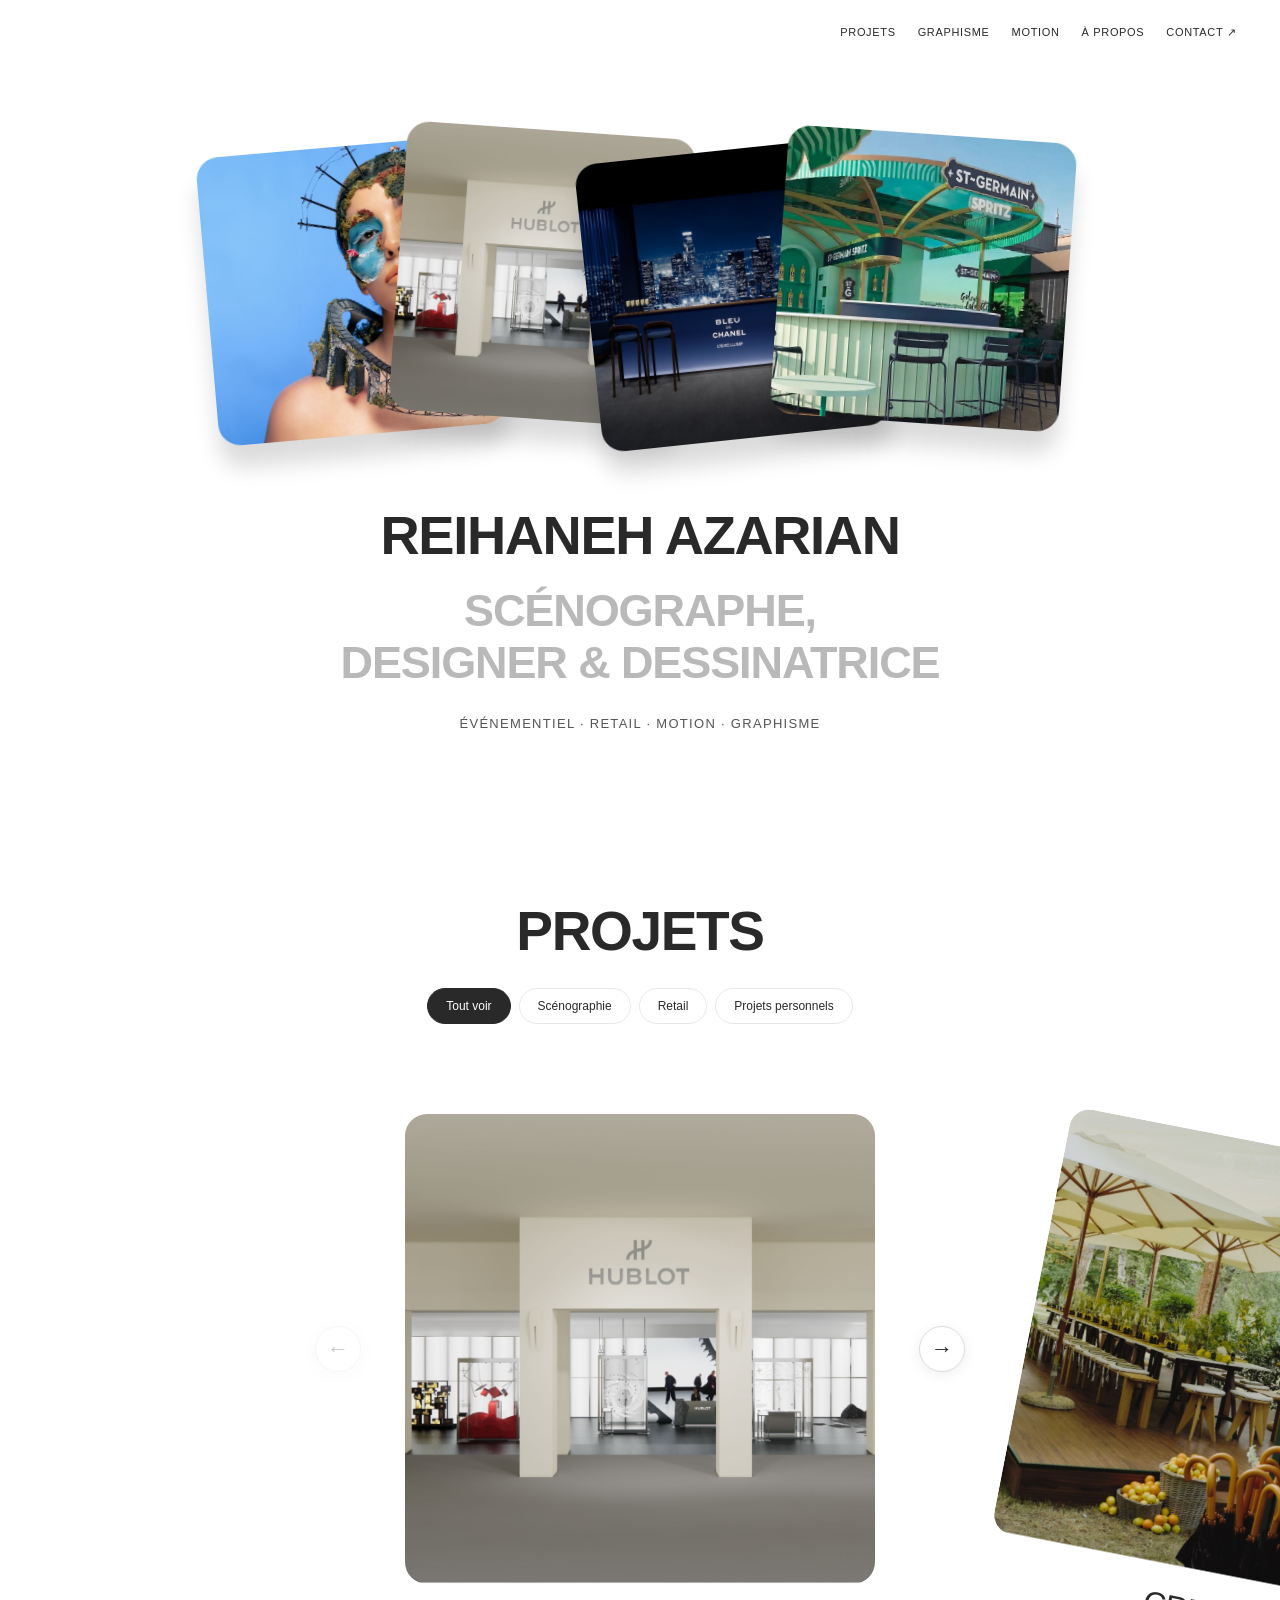
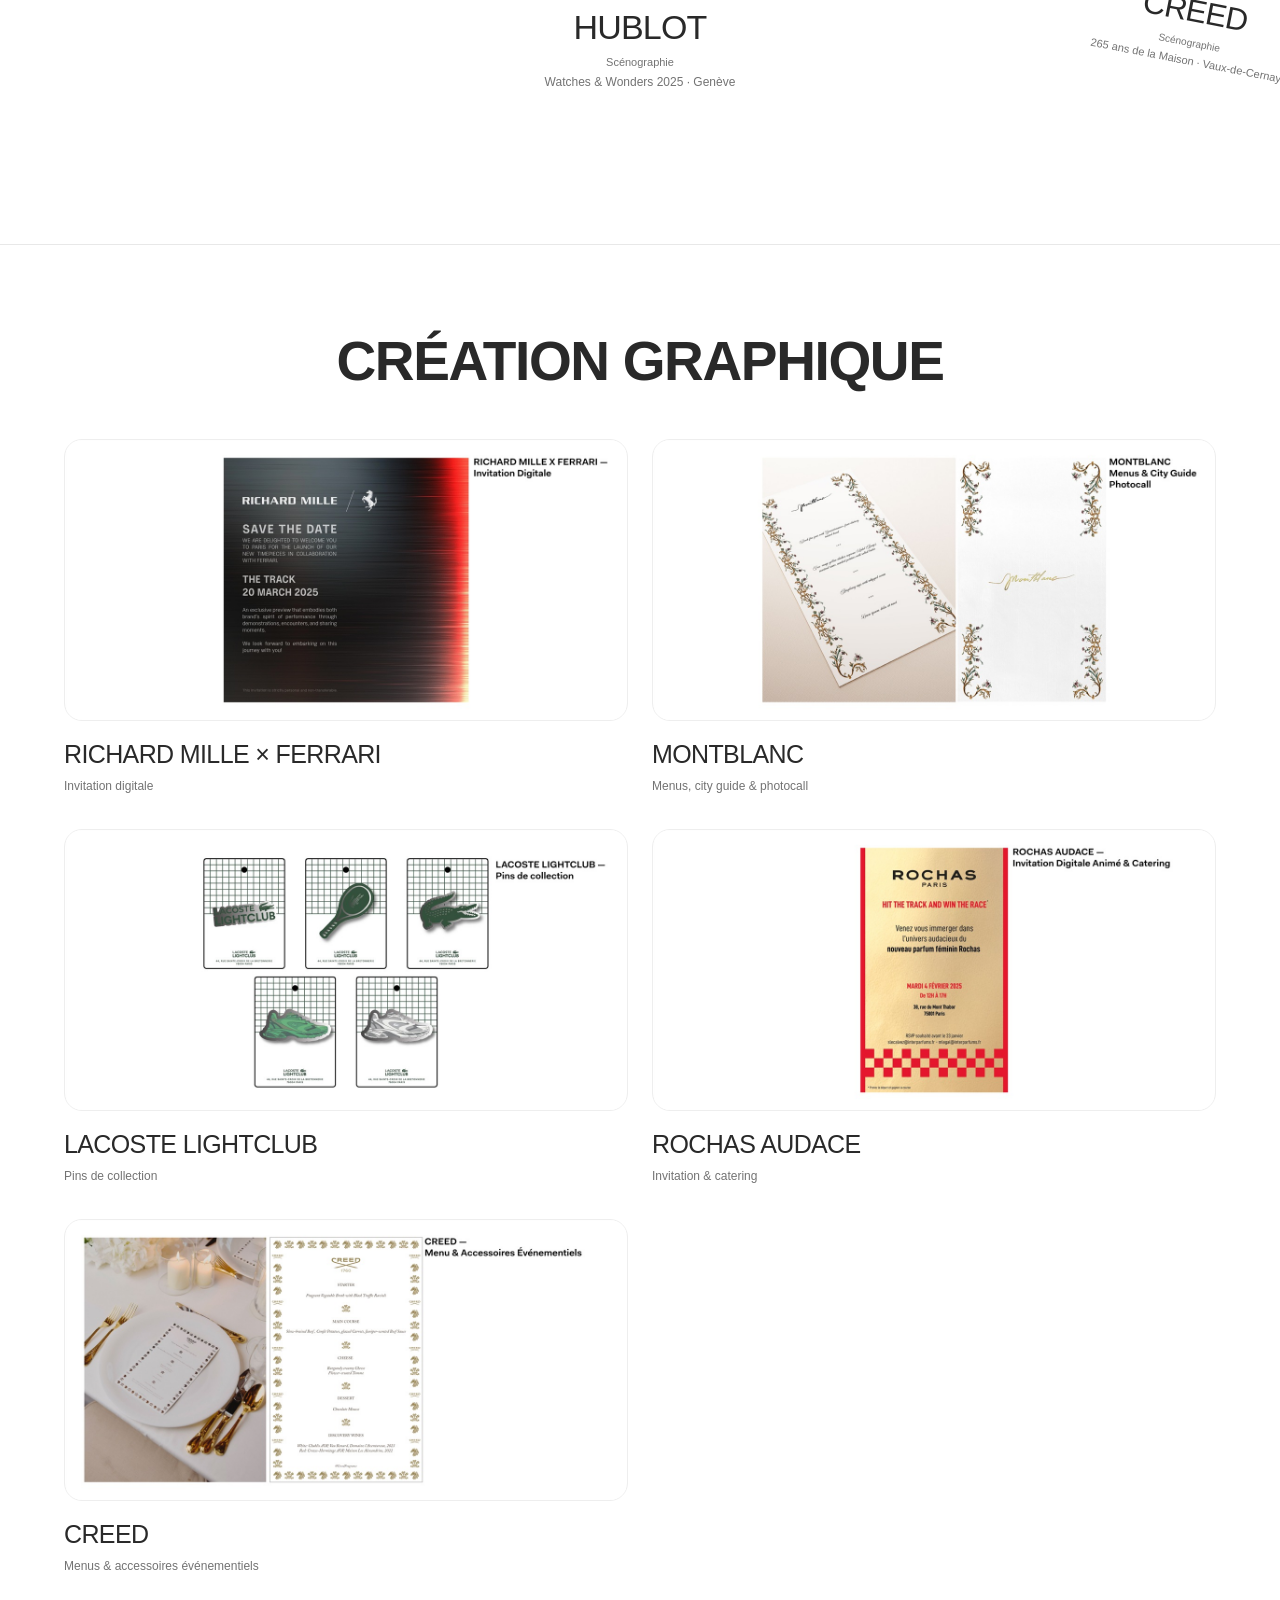
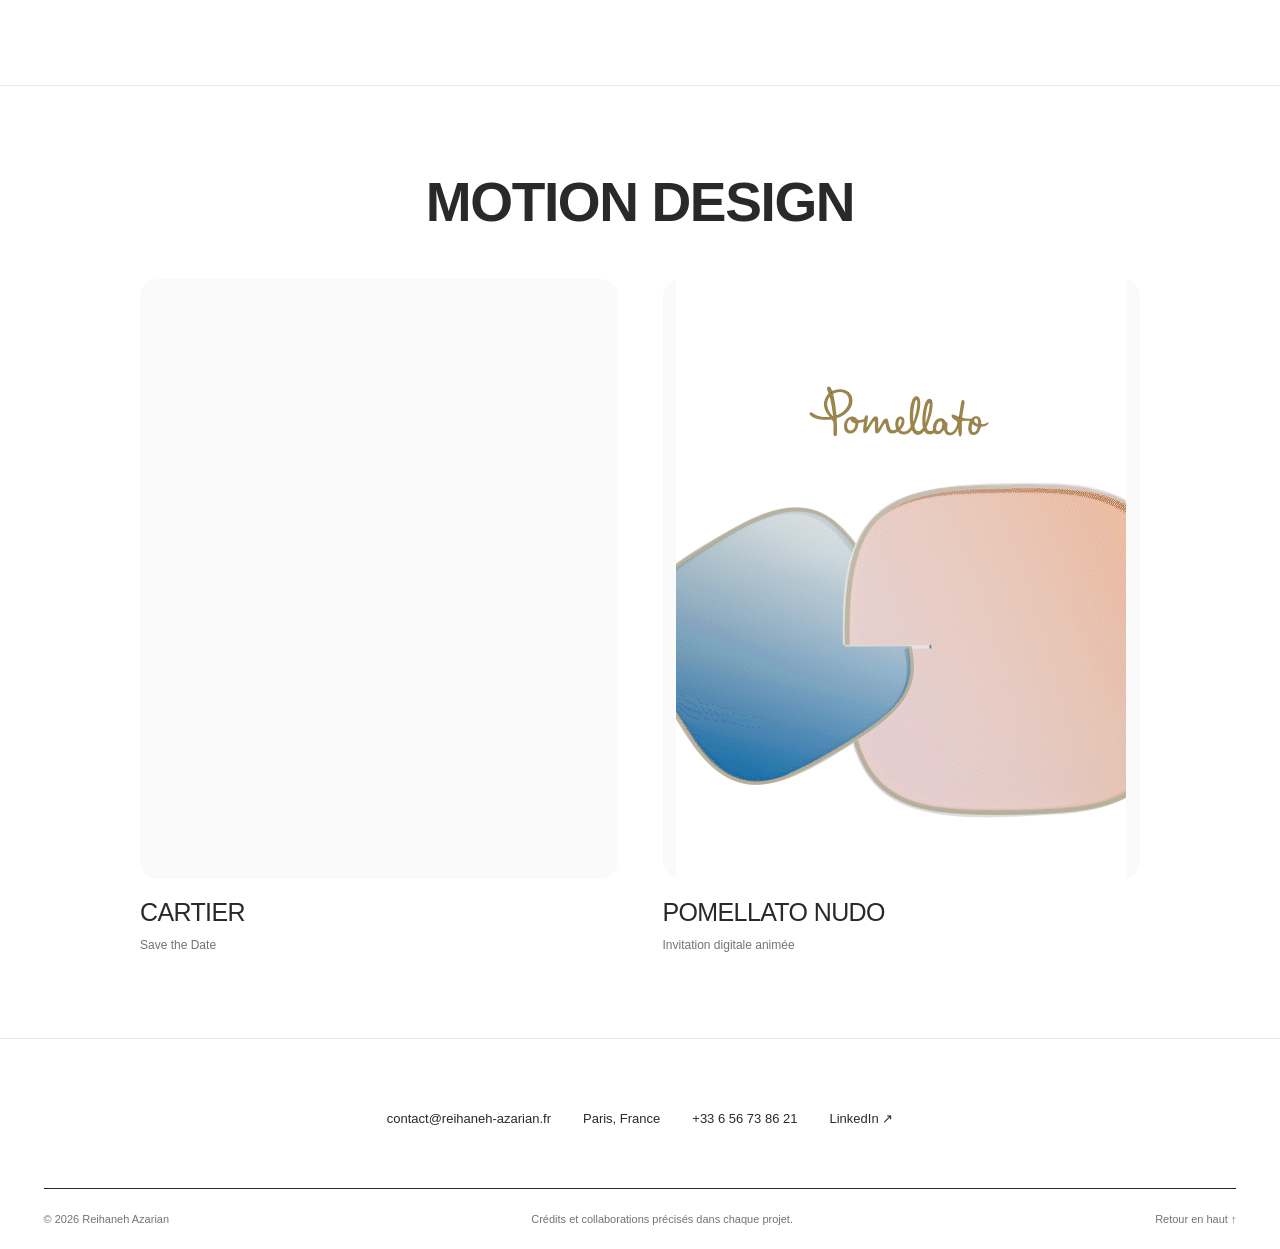
<file: index.html>
<!doctype html>
<html lang="fr">
<head>
<meta charset="utf-8"><meta name="viewport" content="width=device-width,initial-scale=1">
<title>Reihaneh Azarian — Scénographe & Designer</title>
<meta name="description" content="Scénographe et designer indépendante à Paris. Scénographie événementielle, retail, maquettes et création graphique. Découvrez le portfolio de Reihaneh Azarian.">
<meta name="theme-color" content="#ffffff"><link rel="stylesheet" href="./style.css?v=20261122-arrow-buttons"><script src="./script.js?v=20261122" defer></script>
</head>
<body>
<a class="skip" href="#projets">Aller aux projets</a>
<header class="topbar" id="top"><a class="wordmark" href="#top" aria-label="Reihaneh Azarian, accueil">RA<span class="mark">✳</span></a><nav aria-label="Navigation principale"><a href="#projets">Projets</a><a href="#graphisme">Graphisme</a><a href="#motion">Motion</a><a href="about.html">À propos</a><a href="#contact">Contact ↗</a></nav></header>
<main>
<section class="intro" aria-labelledby="name">


<div class="hero-deck" aria-label="Aperçu de mon univers">
<div class="hero-card"><img src="assets/projects/cover-48.jpg" alt="Le Village Infini" width="744" height="418" fetchpriority="high"></div>
<div class="hero-card"><img src="assets/projects/cover-05.jpg" alt="Stand Hublot" width="744" height="418"></div>
<div class="hero-card hero-chanel"><img src="assets/projects/page-18-large.jpg" alt="Bleu de Chanel - bar avec logo et vue nocturne sur la ville" width="3000" height="1500"></div>
<div class="hero-card"><img src="assets/projects/cover-24.jpg" alt="Bar St-Germain Spritz" width="744" height="418"></div>
</div>
<h1 id="name">REIHANEH AZARIAN</h1>
<h2 class="hero-role">SCÉNOGRAPHE,<br>DESIGNER & DESSINATRICE</h2>
<p class="hero-disciplines">ÉVÉNEMENTIEL · RETAIL · MOTION · GRAPHISME</p>

</section>

<section class="work" id="projets" aria-labelledby="work-title"><div class="section-heading"><div><h2 id="work-title">Projets</h2></div></div><div class="filters" role="group" aria-label="Filtrer les projets"><button type="button" data-filter="all" aria-pressed="true">Tout voir</button><button type="button" data-filter="event" aria-pressed="false">Scénographie</button><button type="button" data-filter="retail" aria-pressed="false">Retail</button><button type="button" data-filter="personal" aria-pressed="false">Projets personnels</button></div><div class="featured-viewport"><div class="project-grid" id="project-grid" aria-label="Projets sélectionnés"></div><div class="featured-controls"><button type="button" class="featured-prev" aria-label="Projet précédent">←</button><button type="button" class="featured-next" aria-label="Projet suivant">→</button></div></div><noscript><p>Découvrez tous les projets dans <a href="assets/portfolio.pdf">le portfolio PDF</a>. Activez JavaScript pour parcourir les galeries.</p></noscript></section>
<section class="graphics-section" id="graphisme" aria-labelledby="graphics-title"><div class="section-heading"><div><h2 id="graphics-title">Création graphique</h2></div></div><div class="graphic-gallery" id="graphic-gallery"></div></section>
<section class="motion-section" id="motion" aria-labelledby="motion-title"><div class="section-heading"><div><h2 id="motion-title">Motion design</h2></div></div><div class="motion-gallery"><figure class="motion-work"><div class="motion-media"><video muted loop playsinline tabindex="0" preload="metadata" aria-label="Cartier — animation Save the Date"><source src="assets/motion/cartier-std.mp4" type="video/mp4"></video></div><figcaption><h3>Cartier</h3><span>Save the Date</span></figcaption></figure><figure class="motion-work"><button class="motion-media motion-gif" type="button" aria-label="Lire l’animation Pomellato" aria-pressed="false"><img src="assets/motion/pomellato-poster.png" data-animation="assets/motion/comp-3.gif" data-poster="assets/motion/pomellato-poster.png" alt="Pomellato Nudo — invitation digitale animée" width="450" height="600" loading="lazy"></button><figcaption><h3>Pomellato Nudo</h3><span>Invitation digitale animée</span></figcaption></figure></div></section>

<section class="contact" id="contact"><span class="email">contact@reihaneh-azarian.fr</span><div class="contact-links"><span>Paris, France</span><a href="tel:+33656738621">+33 6 56 73 86 21</a><a href="https://www.linkedin.com/in/reihaneh-azarian/" target="_blank" rel="noopener">LinkedIn ↗</a></div></section>
</main>
<footer><span>© <span id="year">2026</span> Reihaneh Azarian</span><span>Crédits et collaborations précisés dans chaque projet.</span><a href="#top">Retour en haut ↑</a></footer>
<dialog id="project-dialog" aria-labelledby="dialog-title"><div class="dialog-top"><span>Portfolio / Projet</span><button type="button" class="close-dialog" aria-label="Fermer le projet">Fermer ×</button></div><div id="dialog-content"></div></dialog>
</body></html>
</file>
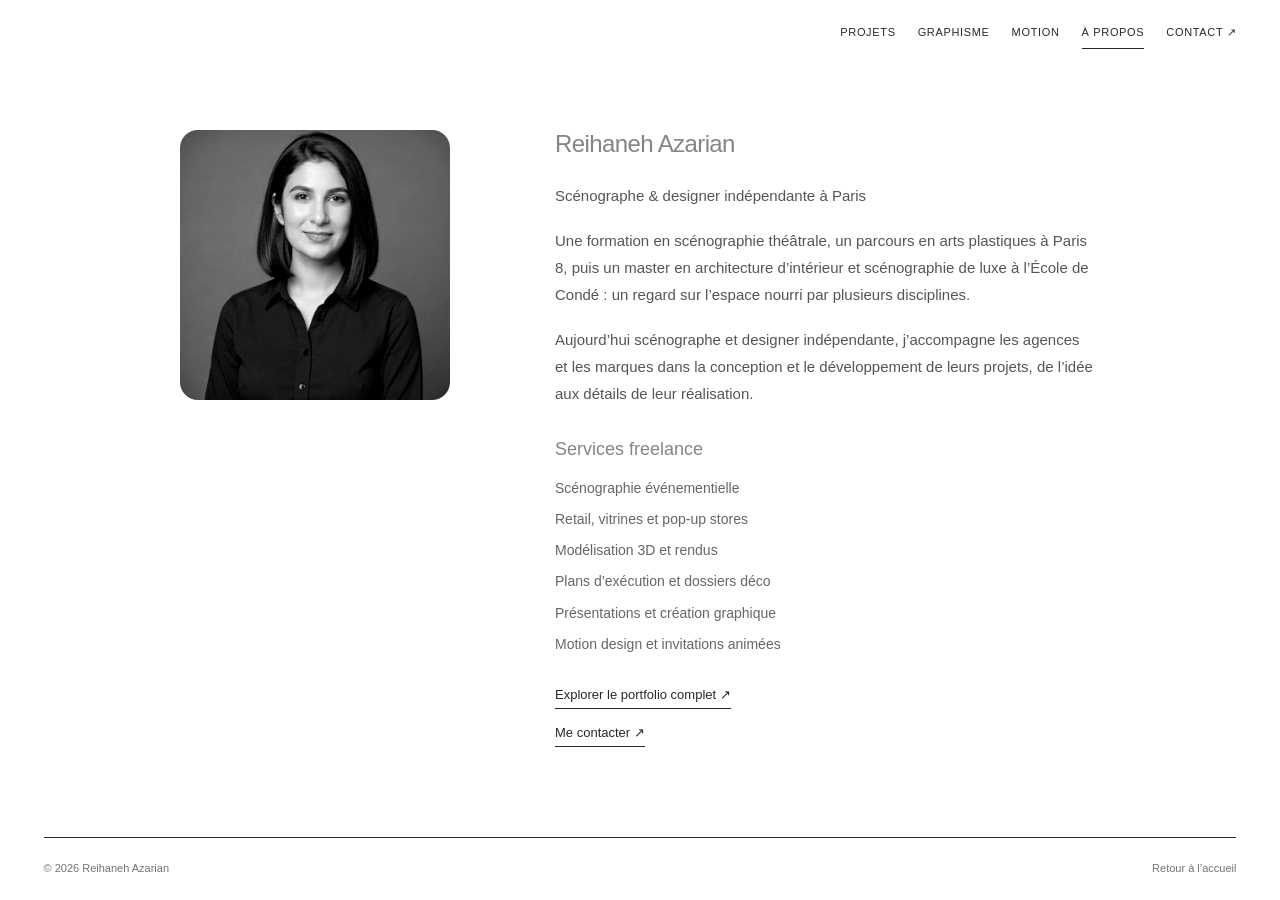
<file: about.html>
<!doctype html>
<html lang="fr">
<head>
<meta charset="utf-8"><meta name="viewport" content="width=device-width,initial-scale=1">
<title>À propos — Reihaneh Azarian</title>
<meta name="description" content="Scénographe et designer indépendante à Paris. Scénographie événementielle, retail, maquettes et création graphique. Découvrez le portfolio de Reihaneh Azarian.">
<meta name="theme-color" content="#ffffff"><link rel="stylesheet" href="./style.css?v=20261122-arrow-buttons">
</head>
<body class="about-page"><header class="topbar" id="top"><a class="wordmark" href="index.html#top" aria-label="Reihaneh Azarian, accueil">RA<span class="mark">✳</span></a><span class="location">Indépendante · Paris, France</span><nav aria-label="Navigation principale"><a href="index.html#projets">Projets</a><a href="index.html#graphisme">Graphisme</a><a href="index.html#motion">Motion</a><a href="about.html" aria-current="page">À propos</a><a href="index.html#contact">Contact ↗</a></nav></header><main class="bio-layout"><img class="bio-portrait" src="assets/reihaneh-portrait.jpg" alt="Portrait de Reihaneh Azarian" width="1280" height="1280"><section class="bio-content" aria-labelledby="bio-name"><h1 id="bio-name">Reihaneh Azarian</h1><p>Scénographe &amp; designer indépendante à Paris</p><p>Une formation en scénographie théâtrale, un parcours en arts plastiques à Paris 8, puis un master en architecture d’intérieur et scénographie de luxe à l’École de Condé : un regard sur l’espace nourri par plusieurs disciplines.</p><p>Aujourd’hui scénographe et designer indépendante, j’accompagne les agences et les marques dans la conception et le développement de leurs projets, de l’idée aux détails de leur réalisation.</p><div class="bio-services"><h2>Services freelance</h2><ul><li>Scénographie événementielle</li><li>Retail, vitrines et pop-up stores</li><li>Modélisation 3D et rendus</li><li>Plans d’exécution et dossiers déco</li><li>Présentations et création graphique</li><li>Motion design et invitations animées</li></ul></div><div class="bio-links"><a class="text-link" href="assets/portfolio.pdf" target="_blank" rel="noopener">Explorer le portfolio complet ↗</a><a class="text-link" href="index.html#contact">Me contacter ↗</a></div></section></main><footer><span>© 2026 Reihaneh Azarian</span><a href="index.html">Retour à l’accueil</a></footer></body></html>
</file>
<file: style.css>
@charset "UTF-8";
:root{--paper:#fff;--ink:#292929;--accent:#292929;--line:#e8e8e8;--muted:#737373;--display:Impact,'Arial Narrow','Helvetica Neue',sans-serif}
*{box-sizing:border-box}html{scroll-behavior:smooth;scroll-padding-top:28px}body{margin:0;background:var(--paper);color:var(--ink);font-family:Arial,Helvetica,sans-serif;-webkit-font-smoothing:antialiased}body.modal-open{overflow:hidden}a{color:inherit;text-decoration:none}button{font:inherit;color:inherit}button,a{touch-action:manipulation}a:focus-visible,button:focus-visible{outline:3px solid var(--accent);outline-offset:5px}img{display:block;width:100%;height:auto}::selection{background:var(--accent);color:white}.skip{position:fixed;top:-100px;padding:14px;background:var(--ink);color:white;z-index:100}.skip:focus{top:0}.topbar{margin:0 3.4%;min-height:88px;display:flex;align-items:center;justify-content:space-between;border-bottom:1px solid var(--ink);gap:20px}.wordmark{font-size:32px;font-weight:800;letter-spacing:-3px}.mark{display:inline-block;color:var(--accent);font-size:34px;margin-left:5px;vertical-align:middle}.location{font-size:12px}.topbar nav{display:flex;gap:28px;font-size:13px}.topbar nav a:hover,.text-link:hover,.contact a:hover{color:var(--accent)}.intro{padding:46px 3.4% 44px}.intro h1{margin:0;font-size:clamp(72px,15.7vw,250px);font-weight:900;letter-spacing:-.075em;line-height:.82}.intro h1>span{display:block}.title-star{color:var(--accent);display:inline-block;font-size:.69em;vertical-align:12%;margin-left:.17em;line-height:1;animation:turn 35s linear infinite}.intro-bottom{display:grid;grid-template-columns:1.3fr 1fr auto;align-items:end;gap:25px;margin-top:48px}.intro-bottom h2{font-size:clamp(22px,2.6vw,40px);letter-spacing:-.04em;font-weight:500;line-height:1.1;margin:0}.intro-bottom p{font-size:15px;line-height:1.5;margin:0}.round-link{width:58px;height:58px;border:1px solid var(--ink);border-radius:50%;display:grid;place-items:center;font-size:30px}.round-link:hover{color:var(--paper);background:var(--ink)}.visual-strip{display:grid;grid-template-columns:1.05fr 1fr 1fr .85fr;gap:6px;overflow:hidden}.visual-strip a{overflow:hidden}.visual-strip img{height:clamp(190px,27vw,440px);object-fit:cover;transition:transform .6s}.visual-strip a:hover img{transform:scale(1.05)}.about{margin:0 3.4%;padding:100px 0;display:grid;grid-template-columns:1fr 1.8fr .7fr;gap:50px;border-bottom:1px solid var(--ink)}.eyebrow{font-size:11px;text-transform:uppercase;letter-spacing:.12em;line-height:1.6;margin:0 0 20px}.about h2{font-size:clamp(32px,3.5vw,55px);letter-spacing:-.055em;line-height:1.05;margin:0 0 28px;font-weight:500}.about p:not(.eyebrow){font-size:16px;line-height:1.65;max-width:560px}.text-link{display:inline-block;border-bottom:1px solid;padding-bottom:6px;margin-top:15px;font-size:13px}.about-note{align-self:end}.asterisk{font-size:100px;line-height:1;color:var(--accent)}.about-note p{font-size:13px!important}.work{padding:85px 3.4% 100px}.section-heading{display:flex;align-items:end;justify-content:space-between;gap:20px}.section-heading h2{font-size:clamp(48px,7vw,110px);letter-spacing:-.065em;line-height:.95;margin:0;font-weight:500}.accent{color:var(--accent)}.project-count{font-size:12px;padding-bottom:5px;color:var(--muted)}.filters{display:flex;gap:8px;flex-wrap:wrap;margin:35px 0}.filters button{border:1px solid var(--line);background:transparent;border-radius:30px;padding:10px 18px;font-size:12px;cursor:pointer}.filters button[aria-pressed=true],.filters button:hover{background:var(--ink);border-color:var(--ink);color:var(--paper)}.project-grid{display:grid;grid-template-columns:repeat(2,minmax(0,1fr));gap:48px 24px}.project-card[hidden]{display:none}.project-card{min-width:0}.project-card>a{display:block}.card-image{position:relative;overflow:hidden;background:#e4e1d9;aspect-ratio:1.55}.card-image img{height:100%;object-fit:cover;transition:transform .65s cubic-bezier(.2,.65,.3,1)}.project-card.graphic .card-image img{object-fit:contain;background:#fff}.project-card a:hover img{transform:scale(1.035)}.card-arrow{position:absolute;bottom:16px;right:16px;width:44px;height:44px;border-radius:50%;display:grid;place-items:center;background:var(--paper);font-size:23px;transition:background .2s,color .2s}.project-card a:hover .card-arrow{background:var(--accent);color:white}.card-caption{display:flex;justify-content:space-between;align-items:baseline;gap:15px;margin-top:14px}.card-caption h3{font-size:24px;letter-spacing:-.04em;font-weight:500;margin:0}.card-caption span{font-size:11px;color:var(--muted);text-align:right}.card-subtitle{font-size:12px;margin:7px 0 0;color:var(--muted)}.pdf-banner{background:var(--ink);color:var(--paper);display:flex;justify-content:space-between;align-items:center;padding:65px 6.8%;gap:35px}.pdf-banner h2{font-size:clamp(30px,4.5vw,64px);font-weight:500;line-height:1.05;letter-spacing:-.05em;margin:0}.download{padding:24px 28px;border:1px solid #77766e;min-width:250px;font-size:20px}.download span{display:block;font-size:12px;margin-top:16px;color:#c3c2bb}.download:hover{border-color:var(--paper)}.contact{padding:110px 3.4% 80px}.contact h2{max-width:1050px;font-size:clamp(38px,6.5vw,100px);letter-spacing:-.06em;font-weight:500;line-height:1.04;margin:30px 0 40px}.email{font-size:clamp(17px,2.4vw,35px);letter-spacing:-.03em;border-bottom:1px solid;padding-bottom:8px;display:inline-block;overflow-wrap:anywhere}.contact-links{display:flex;gap:32px;font-size:13px;margin-top:40px;flex-wrap:wrap}footer{margin:0 3.4%;padding:24px 0;border-top:1px solid var(--ink);display:flex;justify-content:space-between;gap:20px;font-size:11px;color:var(--muted)}dialog{border:0;padding:0;width:min(1200px,94vw);max-height:94dvh;background:var(--paper);color:var(--ink)}dialog::backdrop{background:rgba(20,20,18,.78);backdrop-filter:blur(6px)}.dialog-top{position:sticky;top:0;display:flex;align-items:center;justify-content:space-between;background:var(--paper);padding:18px 30px;border-bottom:1px solid var(--line);z-index:2;font-size:12px}.close-dialog{background:transparent;border:1px solid var(--ink);padding:8px 14px;cursor:pointer;border-radius:30px}.close-dialog:hover{background:var(--ink);color:var(--paper)}.dialog-intro{padding:40px 40px 32px}.dialog-intro h2{font-size:clamp(32px,5vw,68px);letter-spacing:-.05em;font-weight:500;line-height:1;margin:0 0 20px}.dialog-intro .description{font-size:17px;line-height:1.65;max-width:800px}.project-meta{display:grid;grid-template-columns:1fr 1fr;gap:25px;font-size:12px;line-height:1.6;margin-top:25px}.project-meta strong{display:block;text-transform:uppercase;font-size:10px;letter-spacing:.1em;margin-bottom:7px}.project-pages{padding:0 20px 20px}.project-pages img{background:white;margin-bottom:12px}.dialog-pdf{display:inline-block;margin-top:25px;border-bottom:1px solid;padding-bottom:5px;font-size:13px}@keyframes turn{to{transform:rotate(360deg)}}
@media(min-width:1600px){main,.topbar,footer{max-width:1800px;margin-left:auto;margin-right:auto}.topbar,footer{width:93.2%}}
@media(max-width:800px){.topbar{min-height:70px}.location{display:none}.topbar nav{gap:18px;font-size:12px}.intro{padding-top:38px}.intro h1{font-size:16vw}.intro-bottom{grid-template-columns:1fr auto;margin-top:32px}.intro-bottom p{display:none}.visual-strip{grid-template-columns:repeat(2,1fr)}.visual-strip img{height:30vw}.about{grid-template-columns:1fr;gap:10px;padding:60px 0}.about-note{display:none}.about p:not(.eyebrow){max-width:none}.work{padding-top:60px;padding-bottom:60px}.project-grid{gap:30px 15px}.card-caption{display:block}.card-caption h3{font-size:20px}.card-caption span{display:block;text-align:left;margin-top:6px}.filters{margin:28px 0;gap:6px}.filters button{padding:9px 12px;font-size:11px}.pdf-banner{padding:45px 5%;align-items:start;flex-direction:column}.contact{padding-top:65px;padding-bottom:50px}footer{flex-wrap:wrap}footer>span:nth-child(2){order:3;width:100%}.dialog-intro{padding:26px 20px}.dialog-top{padding:12px 20px}.project-pages{padding:0 8px 8px}.project-meta{grid-template-columns:1fr}}
@media(max-width:520px){.project-grid{grid-template-columns:1fr}.card-caption{display:flex}.card-caption span{text-align:right}.section-heading h2{font-size:54px}.intro-bottom h2{font-size:22px}.round-link{width:44px;height:44px}.contact-links{gap:18px}.project-count{font-size:10px}.visual-strip{gap:3px}.title-star{margin-left:.1em}}
@media(prefers-reduced-motion:reduce){html{scroll-behavior:auto}*,*::before,*::after{animation:none!important;transition:none!important}}

/* Centered editorial direction: floating project cards and condensed type. */
.topbar{border:0;min-height:65px;justify-content:flex-end;position:relative;z-index:5}.topbar .wordmark,.topbar .location{display:none}.topbar nav{font-size:11px;gap:22px;text-transform:uppercase;letter-spacing:.06em}.intro{padding:0 20px 75px;text-align:center;overflow:hidden}.hero-location{font-family:var(--display);font-size:14px;letter-spacing:.07em}.hero-location a{display:block;font:9px Arial,sans-serif;letter-spacing:.13em;margin-top:9px;color:#999}.intro h1{font-family:var(--display);font-size:clamp(45px,7.2vw,100px);font-weight:400;letter-spacing:-.025em;line-height:1.05;margin:40px 0 0}.hero-deck{position:relative;isolation:isolate;max-width:670px;height:285px;margin:24px auto 15px}.hero-card{--angle:-5deg;--y:16px;position:absolute;top:20px;left:5%;width:32%;aspect-ratio:1;transform:translateY(var(--y)) rotate(var(--angle));animation:card-float 6.5s ease-in-out infinite;z-index:1;filter:drop-shadow(0 22px 16px rgba(0,0,0,.19));outline-offset:8px;transition:filter .3s}.hero-card:nth-child(2){left:25%;--angle:4deg;--y:0px;animation-delay:-2s;z-index:2}.hero-card:nth-child(3){left:45%;--angle:-6deg;--y:20px;animation-delay:-4s;z-index:3}.hero-card:nth-child(4){left:65%;--angle:4deg;--y:4px;animation-delay:-1s;z-index:4}.hero-card img{width:100%;height:100%;object-fit:cover;border-radius:22px;transition:transform .35s}.hero-card:first-child img{object-position:63% center}.hero-card span{position:absolute;inset:auto 10px 12px;background:rgba(255,255,255,.93);border-radius:20px;padding:9px 12px;font-size:11px;opacity:0;transition:opacity .25s;pointer-events:none}.hero-card:hover,.hero-card:focus-visible{z-index:10;animation-play-state:paused;filter:drop-shadow(0 28px 20px rgba(0,0,0,.22))}.hero-card:hover img,.hero-card:focus-visible img{transform:translateY(-15px) scale(1.07)}.hero-card:hover span,.hero-card:focus-visible span{opacity:1}.hero-role{font-family:var(--display);font-weight:400;font-size:clamp(32px,5.7vw,79px);letter-spacing:-.02em;line-height:1.08;color:#b9b9b9;margin:0 auto 22px;max-width:1100px}.hero-disciplines{font-family:var(--display);font-size:12px;letter-spacing:.1em;margin:0}.motion-toggle{display:inline-block;margin-top:16px;border:0;border-bottom:1px solid #ddd;background:none;font-size:10px;color:#777;cursor:pointer;padding:5px}.about{padding:65px 0;border-color:var(--line)}.about h2{font-family:var(--display);font-weight:400;letter-spacing:0;text-transform:uppercase}.about-note .asterisk{display:none}.about p:not(.eyebrow){font-size:14px}.work{padding-top:90px}.section-heading{display:block;text-align:center}.section-heading h2{font-family:var(--display);font-size:clamp(40px,5vw,66px);font-weight:400;text-transform:uppercase;letter-spacing:-.025em}.section-heading .eyebrow{margin-bottom:12px;color:var(--muted)}.project-count{display:block;margin-top:15px}.filters{justify-content:center;margin:25px 0 45px}.project-grid{max-width:1200px;margin:auto;gap:55px 34px}.card-image{border-radius:22px;aspect-ratio:1.25}.card-caption h3{font-family:var(--display);font-weight:400;font-size:28px;letter-spacing:0;text-transform:uppercase}.card-arrow{opacity:0;transition:opacity .2s}.project-card a:hover .card-arrow,.project-card a:focus-visible .card-arrow{opacity:1}.graphics-section,.motion-section{padding:85px 5%;border-top:1px solid var(--line);text-align:center}.section-lead{font-size:15px;line-height:1.6;margin:18px 0 0;color:var(--muted)}.graphic-gallery{max-width:1250px;margin:45px auto 25px;display:grid;grid-template-columns:repeat(2,minmax(0,1fr));gap:34px 24px;text-align:left}.graphic-gallery figure{margin:0;min-width:0}.graphic-gallery img{border:1px solid #eee;border-radius:18px;background:#fff;aspect-ratio:2;object-fit:contain}.graphic-gallery figcaption{font-size:12px;margin-top:12px;line-height:1.5}.graphic-gallery figcaption span{color:var(--muted);margin-left:8px}.motion-placeholder{position:relative;min-height:290px;border:1px solid #e7e7e7;border-radius:24px;background:#f7f7f7;max-width:1200px;margin:40px auto 0;display:flex;align-items:center;justify-content:center;gap:35px;overflow:hidden}.motion-placeholder p{text-align:left;font-size:21px;line-height:1.5;z-index:1}.motion-placeholder p span{display:block;font-size:13px;color:#777;margin-top:5px}.motion-orbit{width:90px;height:90px;border:1px solid #b6b6b6;border-radius:28%;transform:rotate(30deg);animation:turn 18s linear infinite}.motion-orbit::after{content:'';position:absolute;inset:12px;border:1px solid #d3d3d3;border-radius:28%;transform:rotate(30deg)}.coming-soon{position:absolute;right:24px;top:24px;font-size:10px;letter-spacing:.12em;color:#777}.pdf-banner{background:#f5f5f5;color:var(--ink)}.pdf-banner h2,.contact h2{font-family:var(--display);font-weight:400;text-transform:uppercase;letter-spacing:-.02em}.download{border-radius:15px;border-color:#ccc}.download span{color:#777}.download:hover{border-color:#222}.contact{text-align:center}.contact h2{margin-left:auto;margin-right:auto}.contact-links{justify-content:center}.animations-paused .hero-card,.animations-paused .motion-orbit{animation-play-state:paused}.dialog-intro h2{font-family:var(--display);text-transform:uppercase;letter-spacing:0}dialog{border-radius:20px}
@keyframes card-float{0%,100%{transform:translateY(var(--y)) rotate(var(--angle))}50%{transform:translateY(calc(var(--y) - 13px)) rotate(calc(var(--angle) + 3deg))}}
@media(max-width:800px){.topbar{justify-content:center;min-height:60px}.topbar nav{gap:15px;font-size:10px}.intro{padding-bottom:50px}.intro h1{font-size:8.5vw;margin-top:32px}.hero-deck{max-width:540px;height:250px;margin-top:28px}.hero-role{font-size:6vw}.about{padding-top:45px;padding-bottom:45px}.project-grid{gap:32px 20px}.card-image{border-radius:18px}.graphics-section,.motion-section{padding:60px 4%}.motion-placeholder{gap:22px;padding:40px 20px}.motion-placeholder p{font-size:18px}.motion-orbit{width:65px;height:65px;flex-shrink:0}.card-arrow{opacity:1}.section-heading h2{font-size:44px}}
@media(max-width:520px){.topbar nav{gap:12px;font-size:9px}.intro{padding-left:10px;padding-right:10px}.intro h1{font-size:9vw}.hero-deck{width:94%;height:185px;margin-top:30px}.hero-card{top:12px;left:3%;width:34%}.hero-card:nth-child(2){left:23%}.hero-card:nth-child(3){left:43%}.hero-card:nth-child(4){left:63%}.hero-card img{border-radius:15px}.hero-card span{font-size:9px;padding:6px;inset:auto 4px 7px}.hero-role{font-size:7vw}.hero-disciplines{font-size:10px;letter-spacing:.03em}.graphic-gallery{grid-template-columns:1fr;gap:28px}.graphic-gallery figcaption span{display:block;margin-left:0}.motion-placeholder{flex-direction:column;padding-top:65px;gap:10px}.motion-placeholder p{text-align:center}.section-heading h2{font-size:38px}.card-caption h3{font-size:26px}.contact h2{font-size:42px}}
@media(prefers-reduced-motion:reduce){.hero-card,.motion-orbit{animation:none}.motion-toggle{display:none}}

@media(min-width:801px){.intro h1{font-size:clamp(50px,6.6vw,92px);margin-top:30px}.hero-deck{max-width:570px;height:245px;margin-top:20px}.hero-role{font-size:clamp(36px,5.1vw,72px)}}

/* Non-interactive intro: the pointer pushes each image away. */
.hero-card{--escape-x:0px;--escape-y:0px;--escape-rotation:0deg;cursor:default;animation:none;transform:translate(var(--escape-x),calc(var(--y) + var(--escape-y))) rotate(calc(var(--angle) + var(--escape-rotation)));will-change:transform;transition:none;pointer-events:none}
.hero-card:hover,.hero-card:focus-visible{filter:drop-shadow(0 22px 16px rgba(0,0,0,.19))}.hero-card:hover img,.hero-card:focus-visible img{transform:none}.hero-card img{transition:none}.hero-deck{overflow:visible}.intro{overflow:hidden}
/* Featured work: large centered cards, tilted neighboring projects. */
.work{padding-left:0;padding-right:0;overflow:hidden}.work>.section-heading,.work>.filters{padding-left:20px;padding-right:20px}.featured-viewport{width:100%;overflow:hidden}.project-grid{position:relative;display:flex;gap:clamp(55px,9vw,150px);max-width:none;width:100%;padding:45px max(20px,calc((100% - 470px)/2)) 55px;overflow-x:auto;scroll-snap-type:x mandatory;scrollbar-width:none;align-items:center}.project-grid::-webkit-scrollbar{display:none}.project-card{flex:0 0 470px;width:470px;scroll-snap-align:center;transform:rotate(var(--card-rotation,11deg)) scale(.92);transition:transform .5s;transform-origin:center 60%}.project-card.is-current{transform:rotate(0deg) scale(1)}.project-card .card-image{aspect-ratio:1; border-radius:22px}.project-card .card-caption{display:block;text-align:center;margin-top:23px}.project-card .card-caption h3{font-size:34px}.project-card .card-caption span{display:block;text-align:center;margin-top:8px}.project-card .card-subtitle{text-align:center}.featured-controls{display:flex;justify-content:center;align-items:center;gap:25px;margin-top:4px}.featured-controls button{width:46px;height:46px;border-radius:50%;background:white;border:1px solid #ddd;font-size:22px;cursor:pointer}.featured-controls button:hover:not(:disabled){background:#292929;color:white}.featured-controls button:disabled{opacity:.25;cursor:default}.featured-position{font-size:12px;min-width:50px;text-align:center}
@media(max-width:650px){.project-grid{gap:35px;padding:32px 14vw 38px}.project-card{flex-basis:72vw;width:72vw}.project-card .card-image{border-radius:18px}.project-card .card-caption h3{font-size:27px}.project-card .card-caption span{text-align:center}.featured-controls{margin-top:10px}}
@media(prefers-reduced-motion:reduce){.hero-card{transform:translateY(var(--y)) rotate(var(--angle));will-change:auto}.project-card{transition:none}}

/* Project-based graphics and standalone biography. */
.graphic-project{display:block;border-radius:18px}.graphic-project img{transition:box-shadow .25s}.graphic-project:hover img{box-shadow:0 12px 30px #00000015}.graphic-gallery h3{font:28px var(--display);text-transform:uppercase;margin:18px 0 8px}.graphic-gallery figcaption span{display:block;margin:0}.graphic-open{padding-top:12px;color:var(--ink)!important}.about-page-title{text-align:center;padding:70px 20px 35px}.about-page-title h1{font:clamp(48px,7vw,100px) var(--display);text-transform:uppercase;margin:0}.about-page .about{min-height:350px}.about-back{display:flex;justify-content:center;gap:40px;padding:25px 20px 80px}.topbar a[aria-current=page]{border-bottom:1px solid;padding-bottom:5px}.project-pages img{width:100%;height:auto}

/* Simplified intro and image-first galleries. */
.intro h1{font-family:'Arial Narrow','Bahnschrift SemiCondensed',Arial,sans-serif;font-weight:400;font-size:clamp(34px,5.3vw,74px);letter-spacing:-.045em;margin-top:35px}.hero-deck{max-width:656px;height:282px;margin-top:32px}.hero-card{border-radius:22px;overflow:hidden;box-shadow:0 22px 22px #00000025;filter:none}.hero-card img{border-radius:0;transform:scale(1.10);object-fit:cover}.hero-card:hover img,.hero-card:focus-visible img{transform:scale(1.10)}.hero-card:hover{filter:none}.gallery-heading{padding:28px 35px 20px}.gallery-heading h2{font-size:clamp(28px,4vw,48px);margin:0}.project-pages{padding-top:0}.featured-controls{gap:18px}
@media(max-width:800px){.intro h1{font-size:6.5vw}.hero-deck{max-width:620px;height:280px}}
@media(max-width:520px){.intro h1{font-size:7.3vw;letter-spacing:-.05em}.hero-deck{width:100%;height:215px}.hero-card{width:38%;left:0;border-radius:18px}.hero-card:nth-child(2){left:21%}.hero-card:nth-child(3){left:42%}.hero-card:nth-child(4){left:63%}.gallery-heading{padding:24px 20px 18px}}

.hero-role{font-family:'Arial Narrow','Bahnschrift SemiCondensed',Arial,sans-serif;font-weight:400;font-size:clamp(30px,4.4vw,61px);letter-spacing:-.035em;line-height:1.12}
@media(max-width:520px){.hero-role{font-size:6.2vw}}

/* Image-led introduction and concise contact invitation. */
.intro h1{font-family:var(--display);font-size:clamp(38px,5.3vw,74px);font-weight:400;letter-spacing:-.025em;margin:22px 0 18px}.hero-role{font-family:var(--display);font-size:clamp(28px,4.4vw,61px);font-weight:400;letter-spacing:-.02em;line-height:1.1;margin-bottom:24px}.hero-deck{margin-top:45px;margin-bottom:25px}.hero-disciplines{font-family:Arial,Helvetica,sans-serif;font-size:13px;font-weight:500;letter-spacing:.1em;line-height:1.7;color:#555}.contact{border-top:1px solid var(--line);padding:70px 5% 60px}.contact h2{font-size:clamp(28px,3.3vw,44px);line-height:1.15;margin:0 auto 18px}.contact-intro{font:15px/1.7 Arial,Helvetica,sans-serif;color:#737373;margin:0 auto 30px;max-width:560px}.contact .email{font-size:clamp(17px,2vw,26px)}
@media(max-width:520px){.intro h1{font-size:8vw;margin-top:20px}.hero-role{font-size:6.2vw}.hero-disciplines{font-size:10px;letter-spacing:.06em}.hero-deck{margin-top:30px}.contact{padding:50px 6%}.contact h2{font-size:30px}.contact-intro{font-size:14px}}

/* Refined scale and concise freelance biography. */
.intro h1{font-size:clamp(30.4px,4.24vw,59.2px)}.hero-role{font-size:clamp(22.4px,3.52vw,48.8px)}.hero-deck{max-width:721.6px;height:310px}.contact h2{font-family:Arial,Helvetica,sans-serif;font-size:clamp(22px,2.1vw,28px);font-weight:400;letter-spacing:-.02em;text-transform:none;line-height:1.4;margin-bottom:28px}.contact .email{font-size:13px;letter-spacing:0;border:0;padding:0}.contact-links{margin-top:20px}.bio-layout{display:grid;grid-template-columns:minmax(240px,340px) minmax(0,540px);gap:70px;max-width:1060px;margin:65px auto 90px;padding:0 35px;align-items:start}.portrait-placeholder{aspect-ratio:4/5;background:#f4f3f1;border-radius:18px;display:grid;place-items:center;color:#999;font:11px Arial,sans-serif;letter-spacing:.06em}.bio-content h1{font:30px var(--display);text-transform:uppercase;margin:0 0 24px}.bio-content p{font-size:15px;line-height:1.8;margin:0;color:#555}.bio-services{margin-top:30px}.bio-services h2{font:500 14px Arial,sans-serif;margin:0 0 14px}.bio-services ul{list-style:none;padding:0;margin:0;color:#666;font-size:14px;line-height:1.8}.bio-services li{margin-bottom:6px}.bio-links{display:flex;flex-direction:column;align-items:flex-start;gap:16px;margin-top:30px}.bio-links .text-link{margin:0}.about-page main{min-height:65vh}
@media(max-width:800px){.hero-deck{max-width:682px;height:308px}.bio-layout{gap:35px;grid-template-columns:1fr 1.3fr;padding:0 25px;margin-top:40px}}
@media(max-width:520px){.intro h1{font-size:6.4vw}.hero-role{font-size:4.96vw}.hero-deck{width:100%;height:236px}.hero-card{width:41.8%;left:-2%}.hero-card:nth-child(2){left:18.5%}.hero-card:nth-child(3){left:39%}.hero-card:nth-child(4){left:59.5%}.contact h2{font-size:22px}.bio-layout{grid-template-columns:1fr;gap:32px}.portrait-placeholder{max-width:260px;width:100%;margin:auto}.bio-content h1{font-size:28px}}

/* Original portrait, displayed in black and white. */
.bio-portrait{display:block;width:100%;aspect-ratio:4/5;height:auto;object-fit:cover;object-position:center 35%;border-radius:18px;filter:grayscale(100%)}
@media(max-width:520px){.bio-portrait{max-width:260px;margin:auto}}

/* Contact details share a baseline and consistent spacing. */
.contact{display:flex;align-items:baseline;justify-content:center;gap:32px;flex-wrap:wrap;font-size:13px;line-height:1.5}
.contact .contact-links{display:contents}
.contact a,.contact span{white-space:nowrap}
@media(max-width:800px){.contact{display:grid;grid-template-columns:repeat(2,max-content);justify-content:center;gap:18px 28px;text-align:left}}
@media(max-width:520px){.contact{grid-template-columns:max-content;gap:16px;text-align:center}}

/* Compact portrait and carousel controls beside the images. */
.bio-portrait{max-width:270px;aspect-ratio:1;object-position:center 35%;filter:grayscale(100%) contrast(1.2);justify-self:center}
.featured-viewport{position:relative}.featured-controls{position:absolute;top:280px;left:50%;transform:translate(-50%,-50%);width:min(650px,96%);margin:0;justify-content:space-between;pointer-events:none;z-index:2}.featured-controls button{pointer-events:auto;box-shadow:0 3px 14px #00000012}
@media(max-width:650px){.featured-controls{top:calc(32px + 36vw);width:96%}.featured-controls button{width:40px;height:40px}.bio-portrait{max-width:240px}}

/* Original motion files, presented without cropping. */
.motion-gallery{display:grid;grid-template-columns:repeat(2,minmax(0,1fr));gap:45px;max-width:1000px;margin:45px auto 0;text-align:left}.motion-work{margin:0;min-width:0}.motion-media{display:flex;align-items:center;justify-content:center;height:600px;max-height:70vh;border-radius:18px;overflow:hidden;background:#fafafa}.motion-media video,.motion-media img{display:block;width:100%;height:100%;object-fit:contain}.motion-work h3{font:28px var(--display);text-transform:uppercase;margin:18px 0 8px}.motion-work figcaption span{font-size:12px;color:var(--muted)}
@media(max-width:650px){.motion-gallery{grid-template-columns:1fr;gap:32px;max-width:450px}.motion-media{height:auto;max-height:none;aspect-ratio:3/4}}

.bio-content h1{font-family:Arial,Helvetica,sans-serif;font-size:24px;font-weight:400;color:#858585;letter-spacing:.02em;text-transform:none}.bio-content>p+p{margin-top:18px}.motion-gif{border:0;padding:0;width:100%;cursor:pointer}

/* Uniform header link boxes keep the active underline from shifting labels. */
.topbar nav{align-items:center}.topbar nav a,.topbar nav a[aria-current=page]{display:inline-flex;align-items:center;justify-content:center;min-height:32px;line-height:20px;padding:5px 0;border-bottom:1px solid transparent;white-space:nowrap}.topbar nav a[aria-current=page]{border-bottom-color:currentColor}.contact span.email{user-select:text;cursor:text}

/* Phone and tablet refinements. */
@media(max-width:800px){.topbar nav a,.topbar nav a[aria-current=page]{min-height:44px}.featured-controls button{min-width:44px;min-height:44px}.filters button{min-height:44px}.bio-layout{min-width:0}}
@media(max-width:520px){.topbar{margin:0 12px}.topbar nav{width:100%;justify-content:space-between;gap:6px;font-size:10px;letter-spacing:0}.hero-deck{width:90%;height:clamp(190px,58vw,236px)}.hero-card{width:38%;left:0}.hero-card:nth-child(2){left:21%}.hero-card:nth-child(3){left:42%}.hero-card:nth-child(4){left:63%}.work{padding-top:40px}.graphics-section,.motion-section{padding-left:20px;padding-right:20px}.bio-layout{padding:0 22px}.bio-content h1{font-size:24px}.contact{padding:40px 20px}.dialog-top{padding:12px 14px}.close-dialog{min-height:44px}footer{line-height:1.6}}

/* Larger opening images, with closer overlap to stay inside small screens. */
.hero-card{width:40%;left:1%}
.hero-card:nth-child(2){left:20%}
.hero-card:nth-child(3){left:39%}
.hero-card:nth-child(4){left:58%}
.hero-deck{height:370px}
@media(max-width:800px){.hero-deck{height:clamp(265px,48vw,368px)}}
@media(max-width:520px){.hero-card{width:47.5%;left:0}.hero-card:nth-child(2){left:17%}.hero-card:nth-child(3){left:34%}.hero-card:nth-child(4){left:51%}.hero-deck{height:clamp(215px,65vw,280px)}}
/* Spread the opening cards while preserving their large-screen image size. */
@media(min-width:801px){.hero-deck{max-width:866px}.hero-card{width:33.3333%;left:0}.hero-card:nth-child(2){left:22%}.hero-card:nth-child(3){left:44%}.hero-card:nth-child(4){left:66%}}
@media(min-width:521px) and (max-width:800px){.hero-card{width:40%;left:-4%}.hero-card:nth-child(2){left:18.5%}.hero-card:nth-child(3){left:41%}.hero-card:nth-child(4){left:63.5%}.hero-deck{width:90%}}
@media(max-width:520px){.hero-deck{width:100%}.hero-card{width:42.75%;left:0}.hero-card:nth-child(2){left:19%}.hero-card:nth-child(3){left:38%}.hero-card:nth-child(4){left:57%}}
/* Lighter typography for headings only. */
.intro h1,.hero-role,.section-heading h2,.card-caption h3,.graphic-project h3,.motion-work h3,.dialog-intro h2,.bio-content h1,.bio-services h2{font-family:'Segoe UI','Helvetica Neue',Arial,sans-serif;font-weight:300;letter-spacing:-.025em;line-height:1.15}
.section-heading h2{font-size:clamp(32px,4.3vw,56px)}
.card-caption h3,.graphic-project h3,.motion-work h3{font-size:25px;line-height:1.2}
@media(max-width:520px){.section-heading h2{font-size:32px}.card-caption h3,.graphic-project h3,.motion-work h3{font-size:22px}}
/* Bold introduction, retaining light section headings. */
.intro h1,.intro .hero-role{font-weight:700}

/* Consistent bold section headings and a readable services heading. */
.section-heading h2{font-weight:700}
.bio-services h2{font-family:'Segoe UI','Helvetica Neue',Arial,sans-serif;font-weight:400;font-size:18px;letter-spacing:0;line-height:1.4;color:#858585}

/* Frame the Chanel bar directly from the high-resolution portfolio page. */
.hero-card.hero-chanel img,.hero-card.hero-chanel:hover img{position:absolute;width:287.08%;height:143.54%;max-width:none;left:-48.09%;top:-21.77%;object-fit:fill;transform:none}

/* Center the navigation glyphs within their circular buttons. */
.featured-controls button{display:grid;place-items:center;padding:0;line-height:1}
</file>
